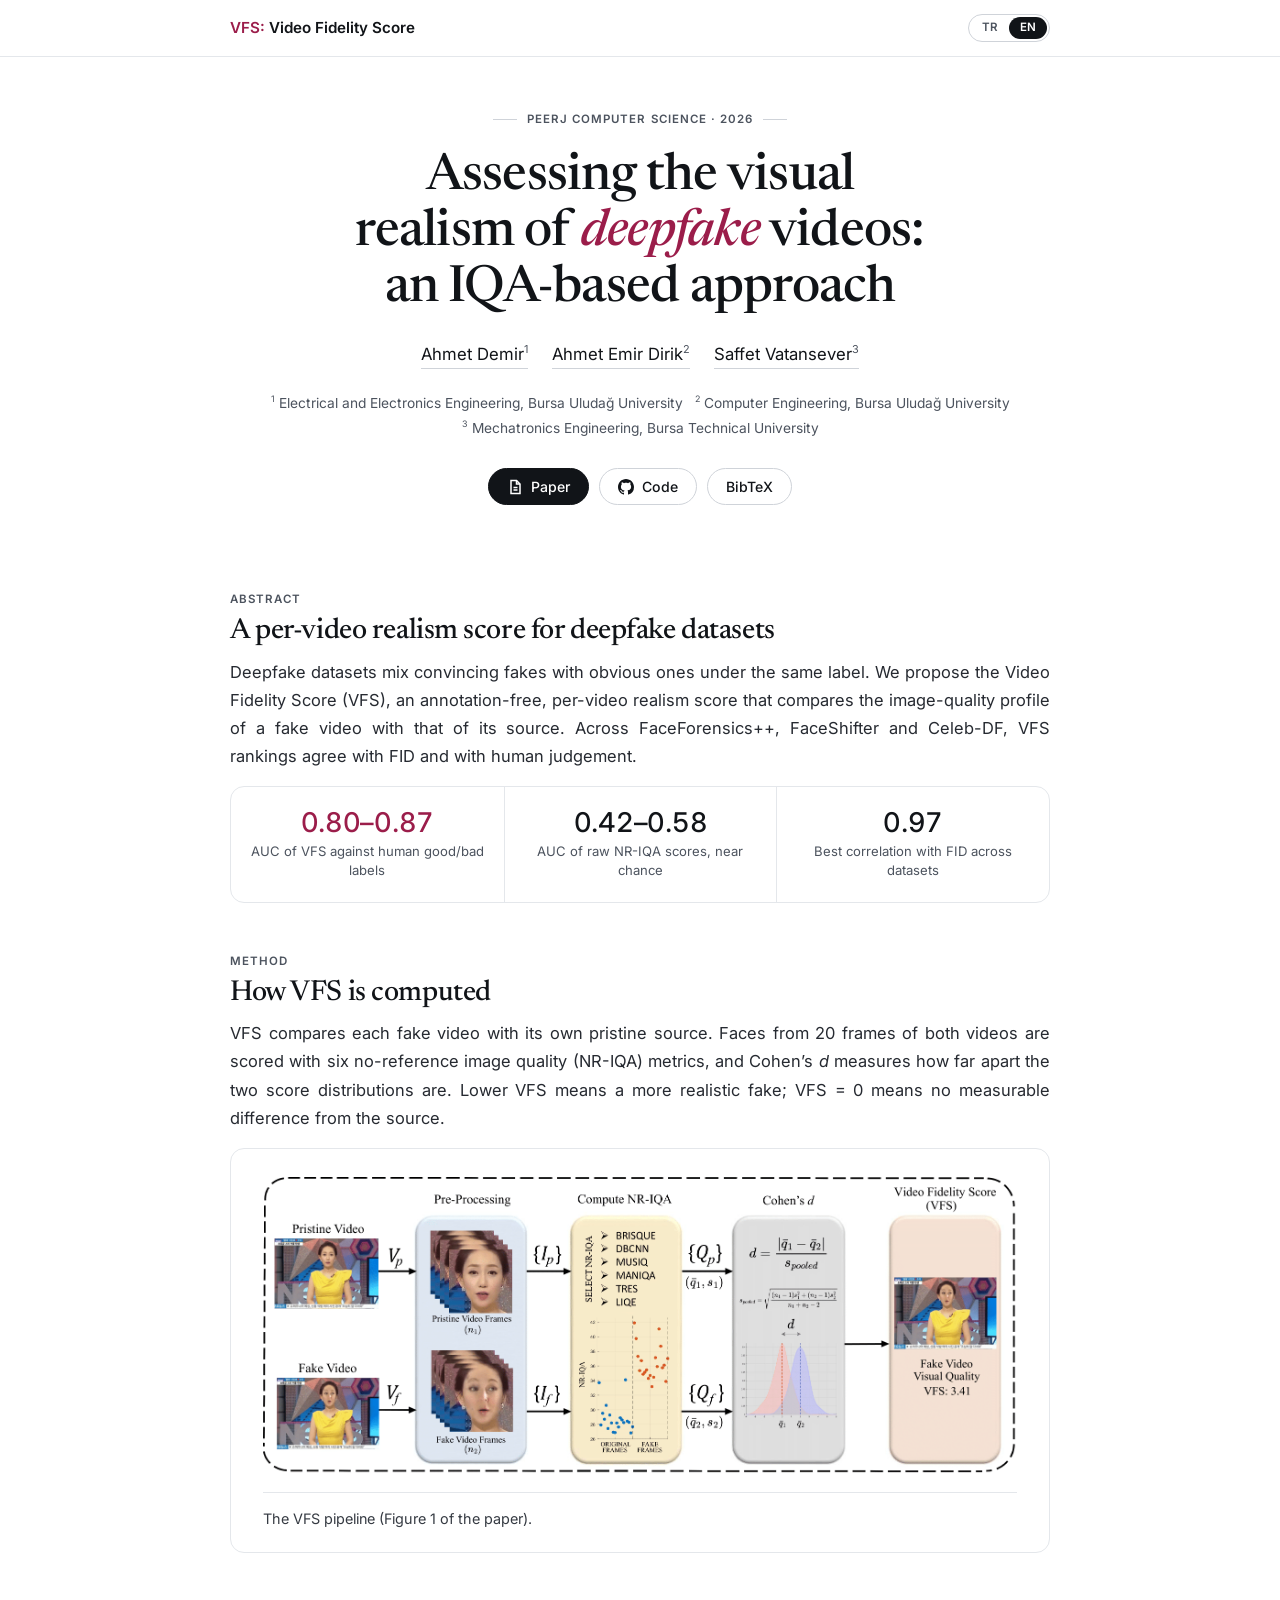
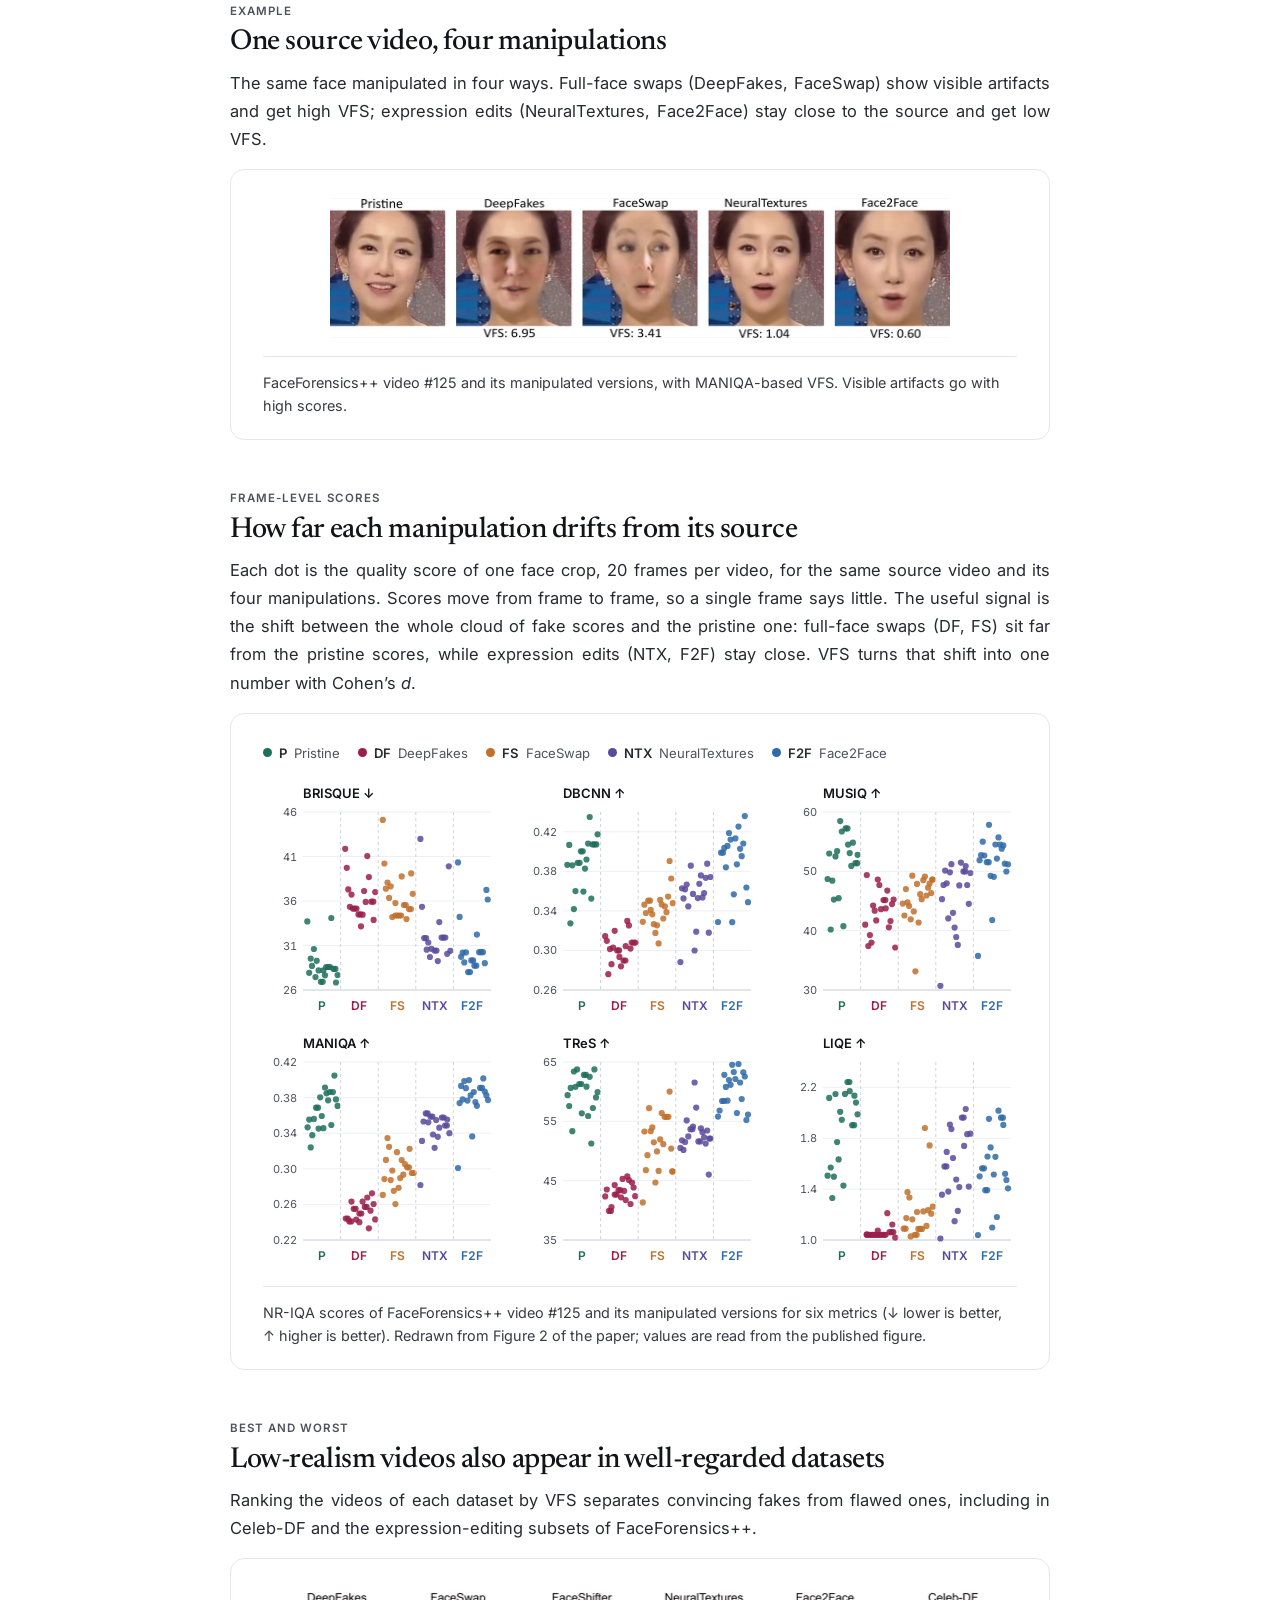
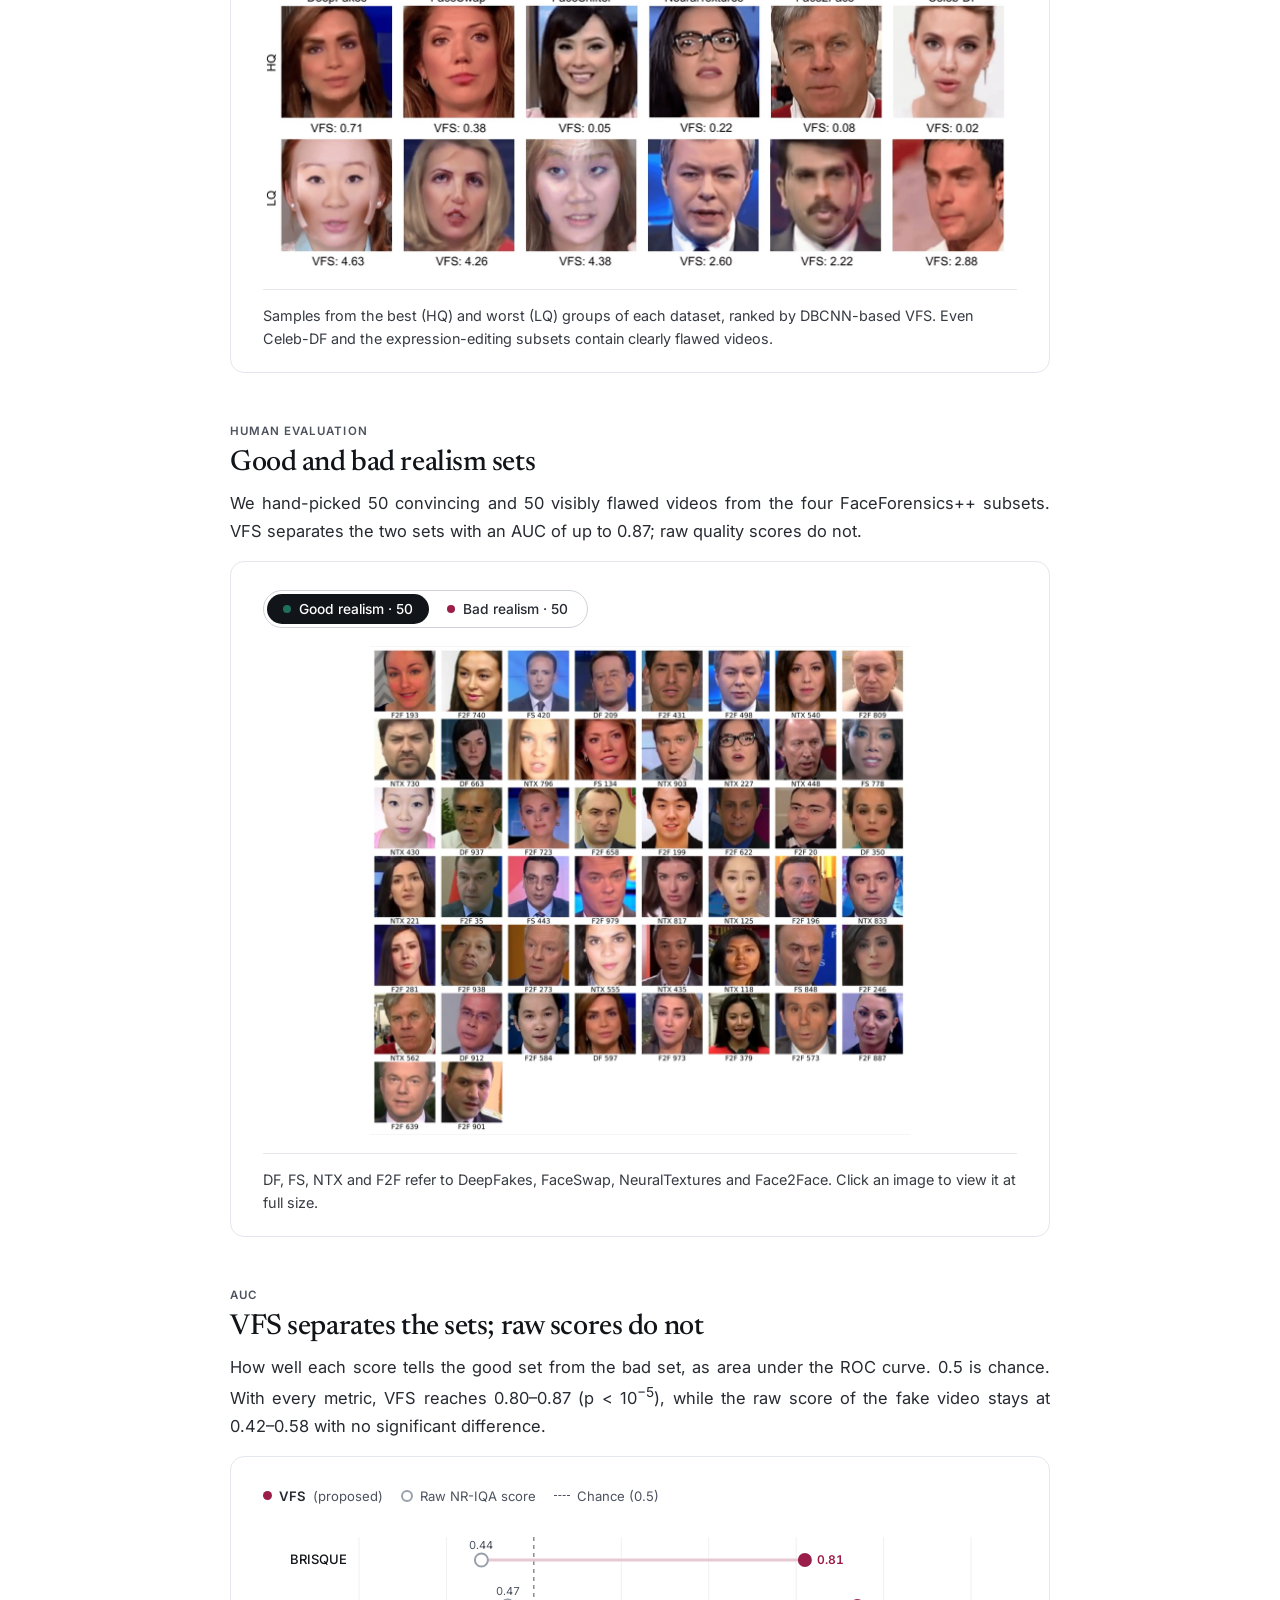
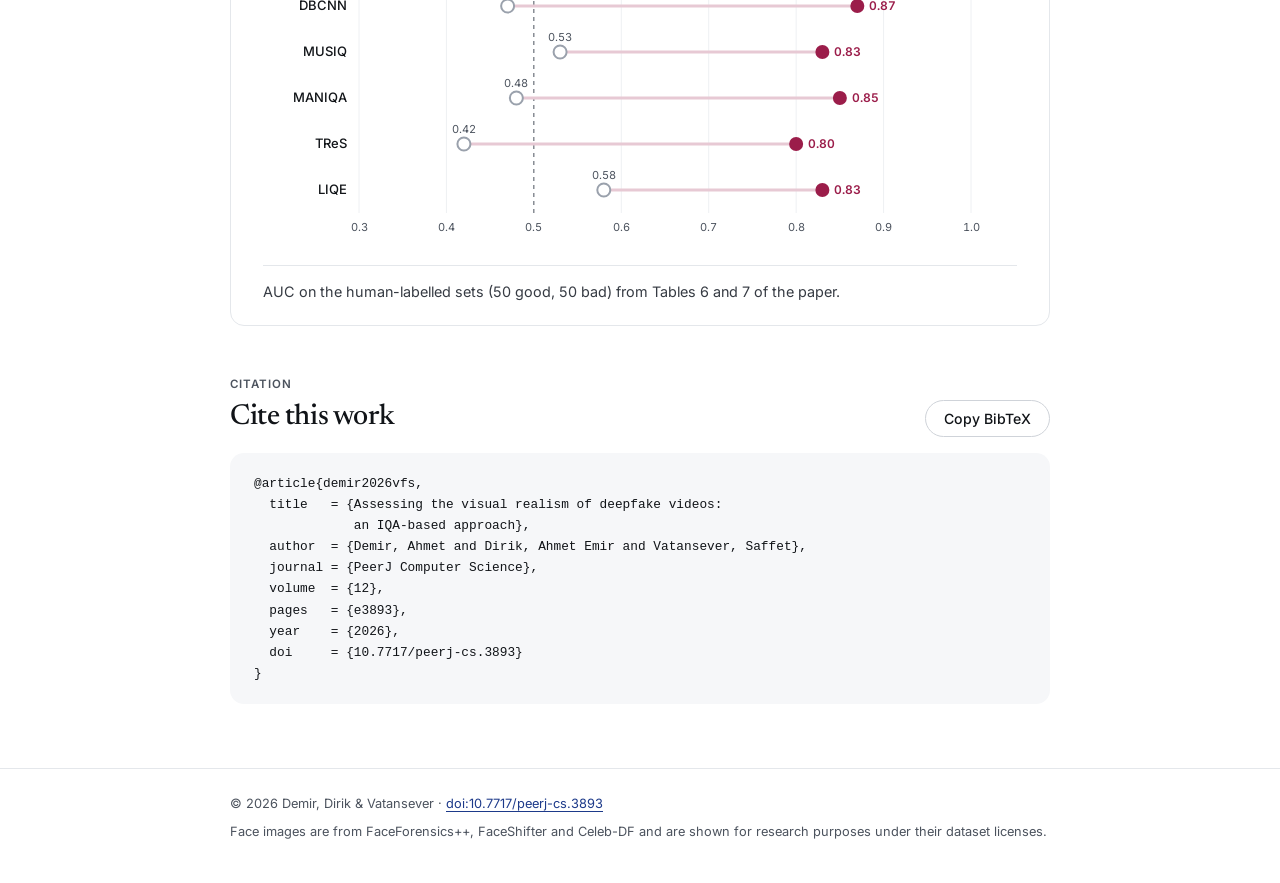
<file: index.html>
<!doctype html>
<html lang="en" data-lang="en">
<head>
<meta charset="utf-8">
<meta name="viewport" content="width=device-width, initial-scale=1, viewport-fit=cover">
<meta name="color-scheme" content="only light">
<meta name="theme-color" content="#ffffff">
<title>Video Fidelity Score (VFS): Deepfake Visual Realism</title>
<meta name="description" content="Video Fidelity Score (VFS) rates how realistic each deepfake video looks, using image-quality scores and Cohen's d. Paper, code, figures and results.">
<meta name="author" content="Ahmet Demir, Ahmet Emir Dirik, Saffet Vatansever">
<meta name="keywords" content="deepfake, visual realism, video fidelity score, VFS, image quality assessment, NR-IQA, FaceForensics++, Celeb-DF, FaceShifter">
<meta name="msvalidate.01" content="E38A79CFFF8156E7CA21AD8A347EDA2A">
<meta name="robots" content="index, follow, max-image-preview:large">
<link rel="canonical" href="https://ahmetemirdirik.github.io/vfs/">
<link rel="alternate" hreflang="en" href="https://ahmetemirdirik.github.io/vfs/">
<link rel="alternate" hreflang="tr" href="https://ahmetemirdirik.github.io/vfs/tr/">
<link rel="alternate" hreflang="x-default" href="https://ahmetemirdirik.github.io/vfs/">
<link rel="sitemap" type="application/xml" href="sitemap.xml">
<!-- Social cards -->
<meta property="og:type" content="article">
<meta property="og:site_name" content="Video Fidelity Score (VFS)">
<meta property="og:url" content="https://ahmetemirdirik.github.io/vfs/">
<meta property="og:title" content="Assessing the visual realism of deepfake videos: an IQA-based approach">
<meta property="og:description" content="Video Fidelity Score (VFS) rates how realistic each deepfake video looks, using image-quality scores and Cohen's d. Paper, code, figures and results.">
<meta property="og:image" content="https://ahmetemirdirik.github.io/vfs/assets/img/social-card.jpg">
<meta property="og:image:width" content="1200">
<meta property="og:image:height" content="630">
<meta property="og:image:alt" content="Paper title and authors above a pristine face and four deepfake versions with their VFS scores.">
<meta property="og:locale" content="en_US">
<meta property="og:locale:alternate" content="tr_TR">
<meta property="article:published_time" content="2026-05-22">
<meta name="twitter:card" content="summary_large_image">
<meta name="twitter:title" content="Assessing the visual realism of deepfake videos: an IQA-based approach">
<meta name="twitter:description" content="Video Fidelity Score (VFS) rates how realistic each deepfake video looks, using image-quality scores and Cohen's d. Paper, code, figures and results.">
<meta name="twitter:image" content="https://ahmetemirdirik.github.io/vfs/assets/img/social-card.jpg">
<!-- Google Scholar -->
<meta name="citation_title" content="Assessing the visual realism of deepfake videos: an IQA-based approach">
<meta name="citation_author" content="Demir, Ahmet">
<meta name="citation_author_institution" content="Bursa Uludağ University">
<meta name="citation_author" content="Dirik, Ahmet Emir">
<meta name="citation_author_institution" content="Bursa Uludağ University">
<meta name="citation_author" content="Vatansever, Saffet">
<meta name="citation_author_institution" content="Bursa Technical University">
<meta name="citation_journal_title" content="PeerJ Computer Science">
<meta name="citation_issn" content="2376-5992">
<meta name="citation_volume" content="12">
<meta name="citation_firstpage" content="e3893">
<meta name="citation_publication_date" content="2026/05/22">
<meta name="citation_doi" content="10.7717/peerj-cs.3893">
<meta name="citation_abstract_html_url" content="https://peerj.com/articles/cs-3893/">
<!-- Structured data -->
<script type="application/ld+json">
{
 "@context": "https://schema.org",
 "@type": "ScholarlyArticle",
 "headline": "Assessing the visual realism of deepfake videos: an IQA-based approach",
 "name": "Assessing the visual realism of deepfake videos: an IQA-based approach",
 "alternativeHeadline": "Video Fidelity Score (VFS)",
 "description": "Project page for a PeerJ Computer Science (2026) paper introducing the Video Fidelity Score (VFS), an annotation-free, per-video measure of how realistic a deepfake video looks compared with its source video, based on no-reference image quality assessment (NR-IQA) scores and Cohen's d.",
 "url": "https://ahmetemirdirik.github.io/vfs/",
 "image": "https://ahmetemirdirik.github.io/vfs/assets/img/overview.png",
 "datePublished": "2026-05-22",
 "inLanguage": "en",
 "keywords": [
  "deepfake",
  "visual realism",
  "video fidelity score",
  "VFS",
  "image quality assessment",
  "NR-IQA",
  "FaceForensics++",
  "Celeb-DF",
  "FaceShifter",
  "FID"
 ],
 "author": [
  {
   "@type": "Person",
   "name": "Ahmet Demir",
   "url": "https://avesis.uludag.edu.tr/ahmetdemir",
   "affiliation": {
    "@type": "CollegeOrUniversity",
    "name": "Bursa Uludağ University",
    "url": "https://uludag.edu.tr"
   }
  },
  {
   "@type": "Person",
   "name": "Ahmet Emir Dirik",
   "url": "https://avesis.uludag.edu.tr/edirik",
   "affiliation": {
    "@type": "CollegeOrUniversity",
    "name": "Bursa Uludağ University",
    "url": "https://uludag.edu.tr"
   }
  },
  {
   "@type": "Person",
   "name": "Saffet Vatansever",
   "url": "https://sayfam.btu.edu.tr/en/saffet.vatansever",
   "affiliation": {
    "@type": "CollegeOrUniversity",
    "name": "Bursa Technical University",
    "url": "https://btu.edu.tr"
   }
  }
 ],
 "isPartOf": {
  "@type": "PublicationVolume",
  "volumeNumber": "12",
  "isPartOf": {
   "@type": "Periodical",
   "name": "PeerJ Computer Science",
   "issn": "2376-5992"
  }
 },
 "pagination": "e3893",
 "identifier": {
  "@type": "PropertyValue",
  "propertyID": "DOI",
  "value": "10.7717/peerj-cs.3893"
 },
 "sameAs": [
  "https://doi.org/10.7717/peerj-cs.3893",
  "https://peerj.com/articles/cs-3893/"
 ],
 "license": "https://creativecommons.org/licenses/by/4.0/"
}
</script>
<script type="application/ld+json">
{"@context": "https://schema.org", "@type": "SoftwareSourceCode", "name": "VFS: Video Fidelity Score", "codeRepository": "https://github.com/aahmetdemir/VFS", "programmingLanguage": ["MATLAB", "Python"], "license": "https://opensource.org/licenses/MIT", "url": "https://github.com/aahmetdemir/VFS"}
</script>
<link rel="icon" type="image/svg+xml" href="favicon.svg">
<link rel="preconnect" href="https://fonts.googleapis.com">
<link rel="preconnect" href="https://fonts.gstatic.com" crossorigin>
<link rel="stylesheet" href="https://fonts.googleapis.com/css2?family=Newsreader:ital,opsz,wght@0,6..72,400;0,6..72,500;1,6..72,500&family=Inter:wght@400;500;600&display=swap">
<link rel="stylesheet" href="assets/style.css?v=20261111204253">
<script>if (new URLSearchParams(location.search).get("lang") === "tr") location.replace("tr/");</script>
</head>
<body>
<div class="top">
  <div class="col">
    <a class="brand" href="#"><b>VFS:</b> Video Fidelity Score</a>
    <nav class="lang" aria-label="Language"><a href="tr/" hreflang="tr">TR</a><a href="./" aria-current="page">EN</a></nav>
  </div>
</div>
<main>
  <header class="col hero">
    <span class="label venue"><b></b>PeerJ Computer Science · 2026<b></b></span>
    <h1>Assessing the visual realism of <em>deepfake</em> videos: an IQA-based approach</h1>
    <div class="authors">
      <a class="author" href="https://avesis.uludag.edu.tr/ahmetdemir" target="_blank" rel="noopener">Ahmet Demir<sup>1</sup></a>
      <a class="author" href="https://avesis.uludag.edu.tr/edirik" target="_blank" rel="noopener">Ahmet Emir Dirik<sup>2</sup></a>
      <a class="author" href="https://sayfam.btu.edu.tr/en/saffet.vatansever" target="_blank" rel="noopener">Saffet Vatansever<sup>3</sup></a>
    </div>
    <div class="affil">
      <span lang="en"><sup>1</sup> Electrical and Electronics Engineering, Bursa Uludağ University &nbsp; <sup>2</sup> Computer Engineering, Bursa Uludağ University</span>
      <span lang="en"><sup>3</sup> Mechatronics Engineering, Bursa Technical University</span>
    </div>
    <div class="links">
      <a class="btn primary" href="https://peerj.com/articles/cs-3893/" target="_blank" rel="noopener">
        <svg viewBox="0 0 16 16" fill="none" stroke="currentColor" stroke-width="1.5" aria-hidden="true"><path d="M4 1.5h5.5L13 5v9.5H4z"/><path d="M9.5 1.5V5H13M6.5 8.5h4M6.5 11h4"/></svg>
        <span lang="en">Paper</span>
      </a>
      <a class="btn" href="https://github.com/aahmetdemir/VFS" target="_blank" rel="noopener">
        <svg viewBox="0 0 16 16" fill="currentColor" aria-hidden="true"><path d="M8 0C3.58 0 0 3.58 0 8c0 3.54 2.29 6.53 5.47 7.59.4.07.55-.17.55-.38 0-.19-.01-.82-.01-1.49-2.01.37-2.53-.49-2.69-.94-.09-.23-.48-.94-.82-1.13-.28-.15-.68-.52-.01-.53.63-.01 1.08.58 1.23.82.72 1.21 1.87.87 2.33.66.07-.52.28-.87.51-1.07-1.78-.2-3.64-.89-3.64-3.95 0-.87.31-1.59.82-2.15-.08-.2-.36-1.02.08-2.12 0 0 .67-.21 2.2.82.64-.18 1.32-.27 2-.27.68 0 1.36.09 2 .27 1.53-1.04 2.2-.82 2.2-.82.44 1.1.16 1.92.08 2.12.51.56.82 1.27.82 2.15 0 3.07-1.87 3.75-3.65 3.95.29.25.54.73.54 1.48 0 1.07-.01 1.93-.01 2.2 0 .21.15.46.55.38A8.013 8.013 0 0016 8c0-4.42-3.58-8-8-8z"/></svg>
        <span lang="en">Code</span>
      </a>
      <a class="btn" href="#cite">BibTeX</a>
    </div>
  </header>
  <section class="col" id="abstract">
    <div class="sec-head">
      <span class="label"><span lang="en">Abstract</span></span>
      <h2><span lang="en">A per-video realism score for deepfake datasets</span></h2>
    <p class="measure" lang="en">Deepfake datasets mix convincing fakes with obvious ones under the same label. We propose the Video Fidelity Score (VFS), an annotation-free, per-video realism score that compares the image-quality profile of a fake video with that of its source. Across FaceForensics++, FaceShifter and Celeb-DF, VFS rankings agree with FID and with human judgement.</p>
    </div>
    <figure class="panel keys-panel">
    <div class="keys">
      <div class="key"><span class="num v">0.80–0.87</span><p lang="en">AUC of VFS against human good/bad labels</p></div>
      <div class="key"><span class="num">0.42–0.58</span><p lang="en">AUC of raw NR-IQA scores, near chance</p></div>
      <div class="key"><span class="num">0.97</span><p lang="en">Best correlation with FID across datasets</p></div>
    </div>
    </figure>
  </section>
  <section class="col" id="method">
    <div class="sec-head">
      <span class="label"><span lang="en">Method</span></span>
      <h2><span lang="en">How VFS is computed</span></h2>
      <p class="measure" lang="en">VFS compares each fake video with its own pristine source. Faces from 20 frames of both videos are scored with six no-reference image quality (NR-IQA) metrics, and Cohen’s <i>d</i> measures how far apart the two score distributions are. Lower VFS means a more realistic fake; VFS = 0 means no measurable difference from the source.</p>
    </div>
    <figure class="panel">
      <div class="media w-full"><a href="assets/img/overview.png" target="_blank" rel="noopener"><img src="assets/img/overview.png" width="1645" height="648" alt="VFS pipeline: frames from the pristine and fake video are cropped to faces, scored with six NR-IQA metrics, and Cohen's d between the two score distributions gives the Video Fidelity Score."></a></div>
      <figcaption>
        <span lang="en">The VFS pipeline (Figure 1 of the paper).</span>
      </figcaption>
    </figure>
  </section>



  <section class="col">
    <div class="sec-head">
      <span class="label"><span lang="en">Example</span></span>
      <h2><span lang="en">One source video, four manipulations</span></h2>
      <p class="measure" lang="en">The same face manipulated in four ways. Full-face swaps (DeepFakes, FaceSwap) show visible artifacts and get high VFS; expression edits (NeuralTextures, Face2Face) stay close to the source and get low VFS.</p>
    </div>
    <figure class="panel">
      <div class="media w-mid"><a href="assets/img/video125.jpg" target="_blank" rel="noopener"><img src="assets/img/video125-sm.jpg" width="1260" height="284" alt="Face from FaceForensics++ video 125 and its DeepFakes, FaceSwap, NeuralTextures and Face2Face versions, with VFS 6.95, 3.41, 1.04 and 0.60." loading="lazy" decoding="async"></a></div>
      <figcaption>
        <span lang="en">FaceForensics++ video #125 and its manipulated versions, with MANIQA-based VFS. Visible artifacts go with high scores.</span>
      </figcaption>
    </figure>
  </section>
  <section class="col">
    <div class="sec-head">
      <span class="label"><span lang="en">Frame-level scores</span></span>
      <h2><span lang="en">How far each manipulation drifts from its source</span></h2>
      <p class="measure" lang="en">Each dot is the quality score of one face crop, 20 frames per video, for the same source video and its four manipulations. Scores move from frame to frame, so a single frame says little. The useful signal is the shift between the whole cloud of fake scores and the pristine one: full-face swaps (DF, FS) sit far from the pristine scores, while expression edits (NTX, F2F) stay close. VFS turns that shift into one number with Cohen’s <i>d</i>.</p>
    </div>
    <figure class="panel">
      <div class="keyline">
        <span style="--c:#1f6f5c"><i></i>P <em lang="en">Pristine</em></span>
        <span style="--c:#9b1d4a"><i></i>DF <em>DeepFakes</em></span>
        <span style="--c:#c0702a"><i></i>FS <em>FaceSwap</em></span>
        <span style="--c:#5a4a9c"><i></i>NTX <em>NeuralTextures</em></span>
        <span style="--c:#2f6aa8"><i></i>F2F <em>Face2Face</em></span>
      </div>
      <div class="scatter" id="scatter"></div>
      <figcaption>
        <span lang="en">NR-IQA scores of FaceForensics++ video #125 and its manipulated versions for six metrics (↓ lower is better, ↑ higher is better). Redrawn from Figure 2 of the paper; values are read from the published figure.</span>
      </figcaption>
    </figure>
  </section>
  <section class="col">
    <div class="sec-head">
      <span class="label"><span lang="en">Best and worst</span></span>
      <h2><span lang="en">Low-realism videos also appear in well-regarded datasets</span></h2>
      <p class="measure" lang="en">Ranking the videos of each dataset by VFS separates convincing fakes from flawed ones, including in Celeb-DF and the expression-editing subsets of FaceForensics++.</p>
    </div>
    <figure class="panel">
      <div class="media w-full"><a href="assets/img/best-worst.jpg" target="_blank" rel="noopener"><img src="assets/img/best-worst-sm.jpg" width="1520" height="571" alt="Sample faces from the best (HQ) and worst (LQ) VFS groups of DeepFakes, FaceSwap, FaceShifter, NeuralTextures, Face2Face and Celeb-DF." loading="lazy" decoding="async"></a></div>
      <figcaption>
        <span lang="en">Samples from the best (HQ) and worst (LQ) groups of each dataset, ranked by DBCNN-based VFS. Even Celeb-DF and the expression-editing subsets contain clearly flawed videos.</span>
      </figcaption>
    </figure>
  </section>
  <section class="col">
    <div class="sec-head">
      <span class="label"><span lang="en">Human evaluation</span></span>
      <h2><span lang="en">Good and bad realism sets</span></h2>
      <p class="measure" lang="en">We hand-picked 50 convincing and 50 visibly flawed videos from the four FaceForensics++ subsets. VFS separates the two sets with an AUC of up to 0.87; raw quality scores do not.</p>
    </div>
    <figure class="panel">
      <div class="seg" role="group" aria-label="Set">
        <button type="button" id="set-good" data-img="assets/img/good-set-sm.jpg" data-full="assets/img/good-set.jpg" aria-pressed="true" style="--c:var(--good)"><i></i><span lang="en">Good realism<span class="cnt"> · 50</span></span></button>
        <button type="button" id="set-bad" data-img="assets/img/bad-set-sm.jpg" data-full="assets/img/bad-set.jpg" aria-pressed="false" style="--c:var(--accent)"><i></i><span lang="en">Bad realism<span class="cnt"> · 50</span></span></button>
      </div>
      <div class="media w-set"><a id="set-link" href="assets/img/good-set.jpg" target="_blank" rel="noopener"><img id="set-img" src="assets/img/good-set-sm.jpg" width="1100" height="995" alt="Grid of 50 frames from the selected human-evaluation set, each tagged with manipulation method and video ID." loading="lazy" decoding="async"></a></div>
      <figcaption>
        <span lang="en">DF, FS, NTX and F2F refer to DeepFakes, FaceSwap, NeuralTextures and Face2Face. Click an image to view it at full size.</span>
      </figcaption>
    </figure>
  </section>
  <section class="col">
    <div class="sec-head">
      <span class="label">AUC</span>
      <h2><span lang="en">VFS separates the sets; raw scores do not</span></h2>
      <p class="measure" lang="en">How well each score tells the good set from the bad set, as area under the ROC curve. 0.5 is chance. With every metric, VFS reaches 0.80–0.87 (p &lt; 10<sup>−5</sup>), while the raw score of the fake video stays at 0.42–0.58 with no significant difference.</p>
    </div>
    <figure class="panel">
      <div class="keyline">
        <span style="--c:#9b1d4a"><i></i>VFS <em lang="en">(proposed)</em></span>
        <span style="--c:#fff" class="ring"><i></i><em lang="en">Raw NR-IQA score</em></span>
        <span class="dash"><i></i><em lang="en">Chance (0.5)</em></span>
      </div>
      <div id="auc"></div>
      <figcaption>
        <span lang="en">AUC on the human-labelled sets (50 good, 50 bad) from Tables 6 and 7 of the paper.</span>
      </figcaption>
    </figure>
  </section>
  <section id="cite" class="col">
    <div class="sec-head">
      <span class="label"><span lang="en">Citation</span></span>
      <div class="citehead">
        <h2><span lang="en">Cite this work</span></h2>
        <button type="button" class="btn" id="copy"><span id="copyl">Copy BibTeX</span></button>
      </div>
    </div>
<pre class="bib" id="bib">@article{demir2026vfs,
  title   = {Assessing the visual realism of deepfake videos:
             an IQA-based approach},
  author  = {Demir, Ahmet and Dirik, Ahmet Emir and Vatansever, Saffet},
  journal = {PeerJ Computer Science},
  volume  = {12},
  pages   = {e3893},
  year    = {2026},
  doi     = {10.7717/peerj-cs.3893}
}</pre>
  </section>
</main>
<footer>
  <div class="col">
    <span>© 2026 Demir, Dirik &amp; Vatansever · <a href="https://doi.org/10.7717/peerj-cs.3893" target="_blank" rel="noopener">doi:10.7717/peerj-cs.3893</a></span>
    <span lang="en">Face images are from FaceForensics++, FaceShifter and Celeb-DF and are shown for research purposes under their dataset licenses.</span>
  </div>
</footer>
<script src="assets/main.js?v=20261111204253"></script>
<script src="assets/fig2-data.js?v=20261111204253"></script>
<script src="assets/charts.js?v=20261111204253"></script>
</body>
</html>
</file>
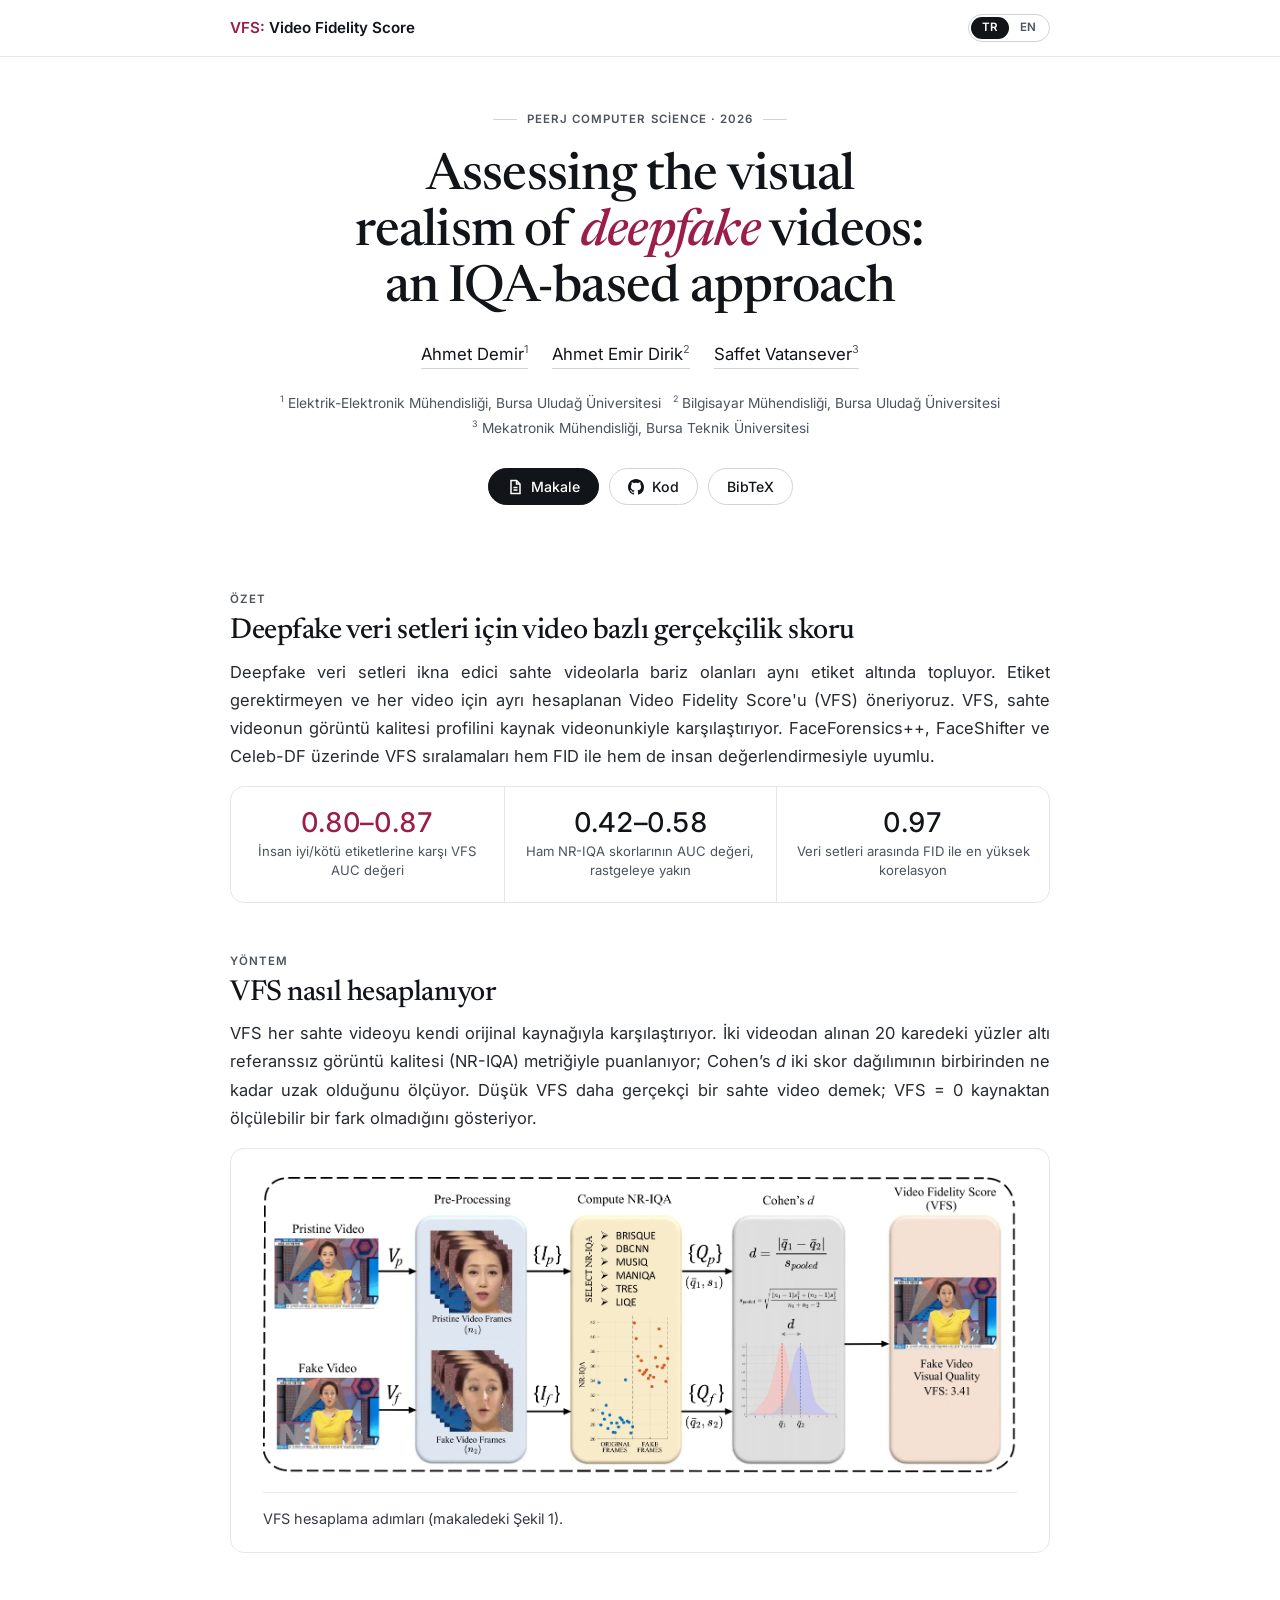
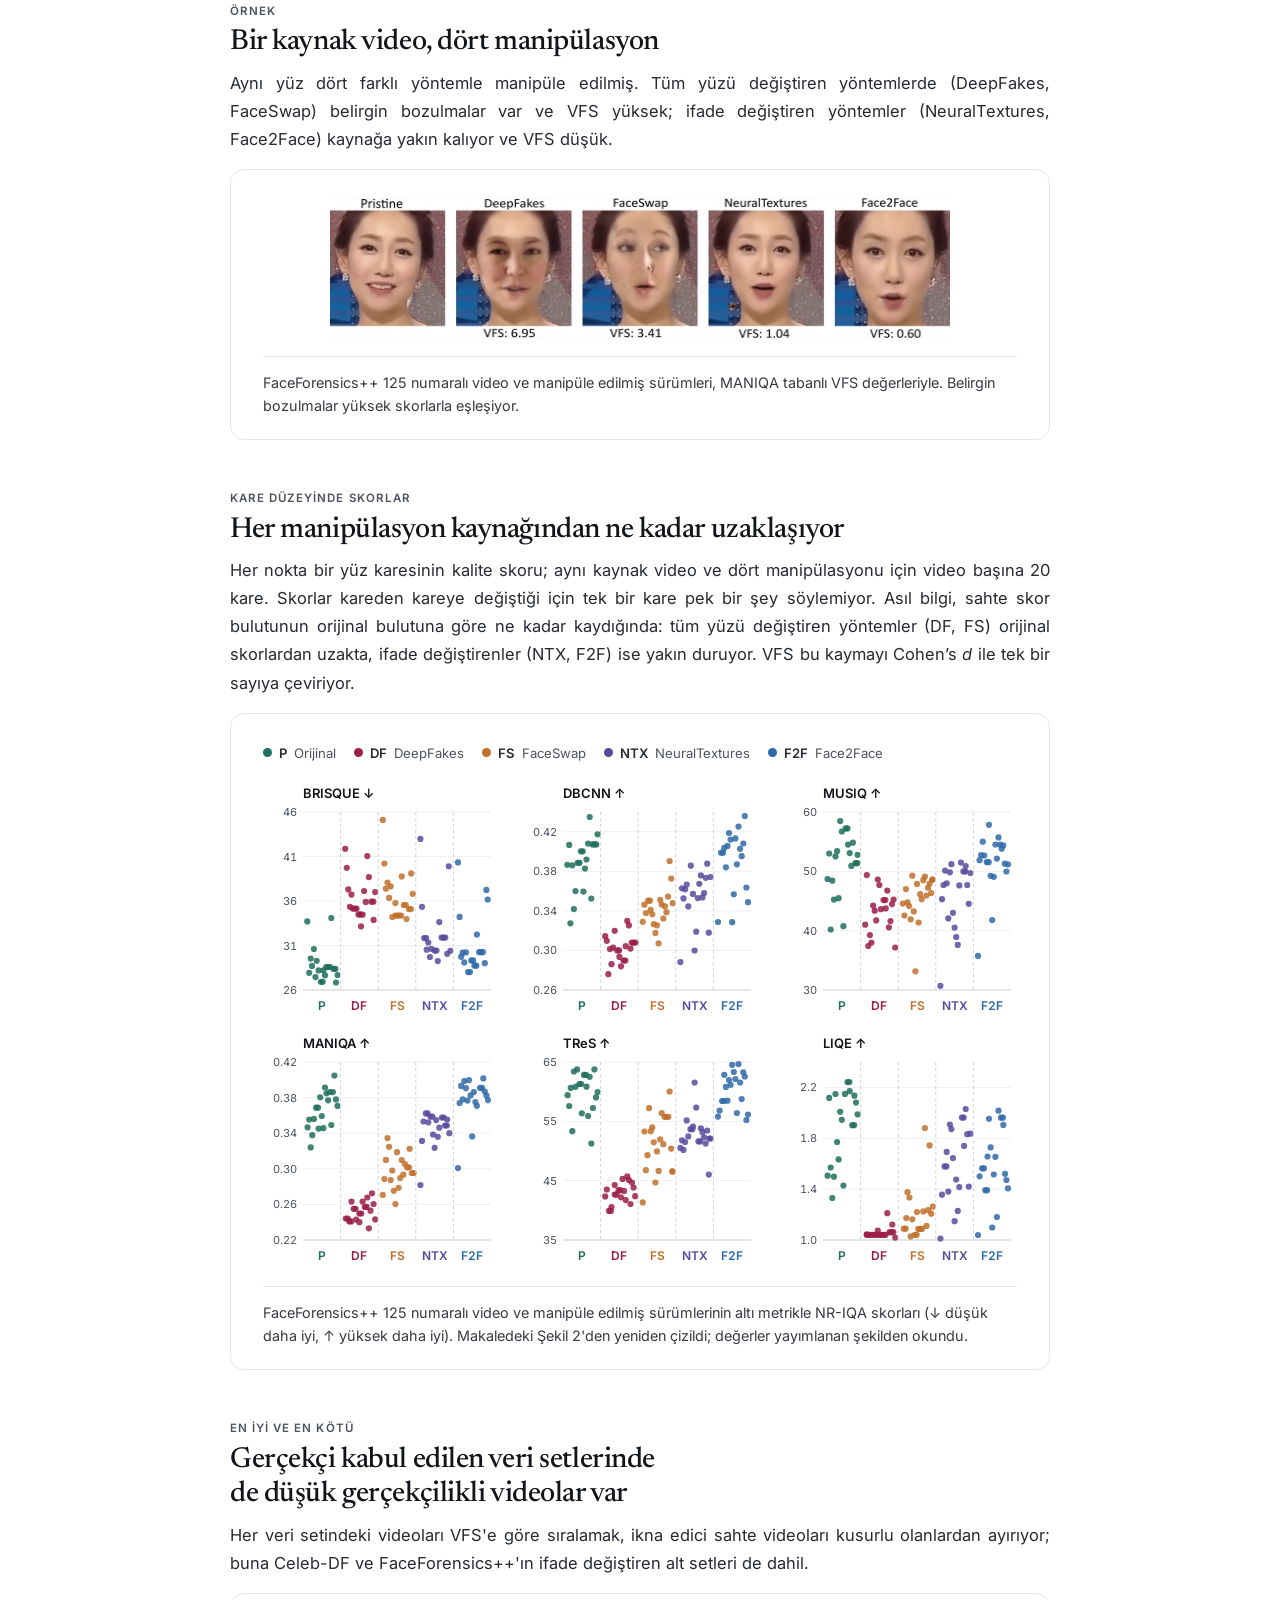
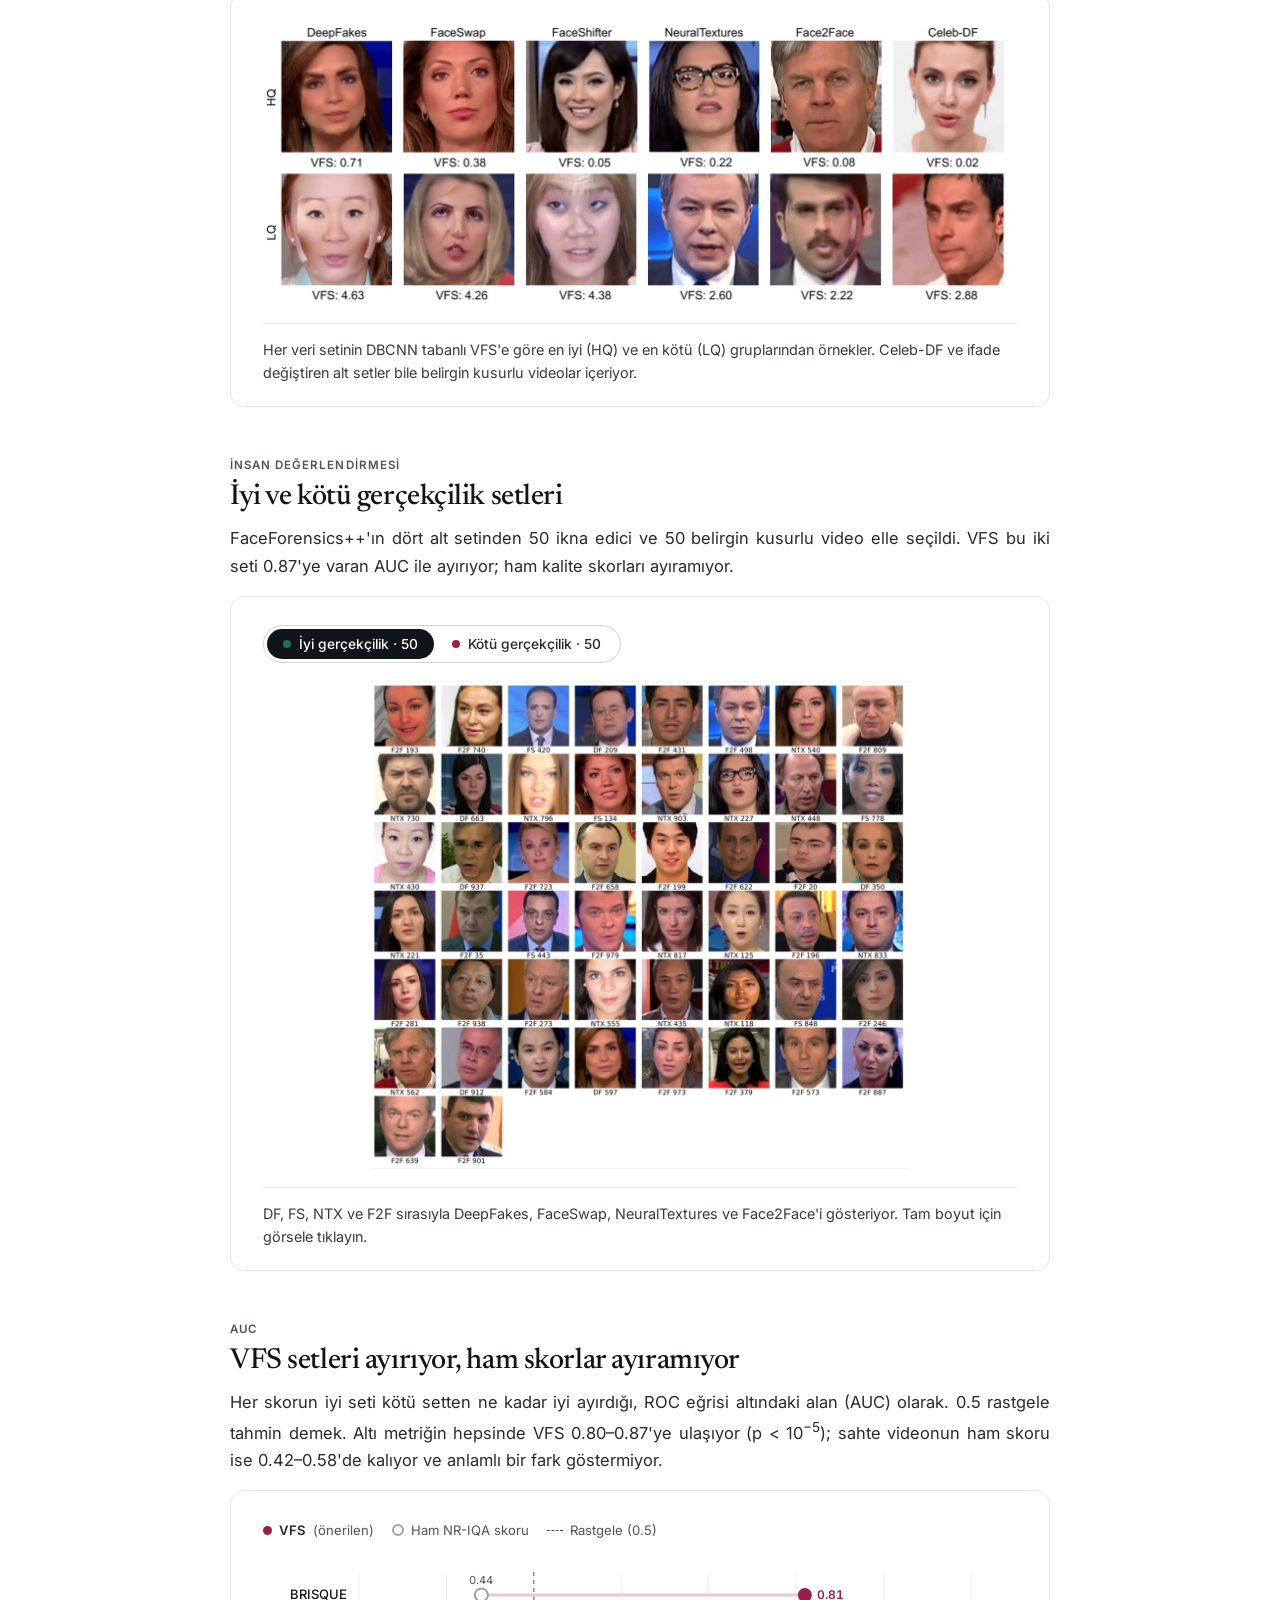
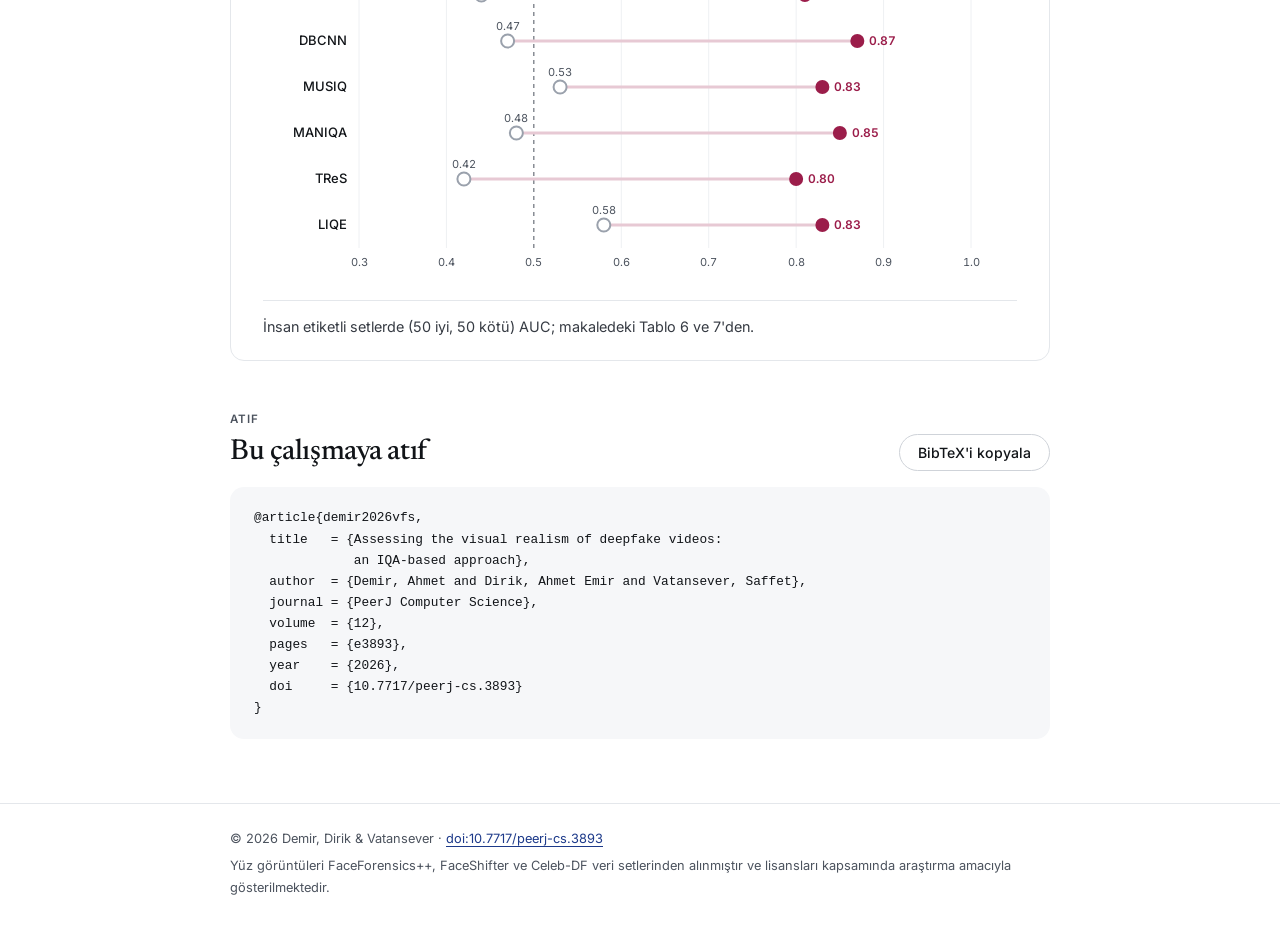
<file: tr/index.html>
<!doctype html>
<html lang="tr" data-lang="tr">
<head>
<meta charset="utf-8">
<meta name="viewport" content="width=device-width, initial-scale=1, viewport-fit=cover">
<meta name="color-scheme" content="only light">
<meta name="theme-color" content="#ffffff">
<title>Video Fidelity Score (VFS): Deepfake Görsel Gerçekçiliği</title>
<meta name="description" content="Video Fidelity Score (VFS), her deepfake videonun ne kadar gerçekçi göründüğünü görüntü kalitesi skorları ve Cohen's d ile ölçer. Makale, kod, şekiller ve sonuçlar.">
<meta name="author" content="Ahmet Demir, Ahmet Emir Dirik, Saffet Vatansever">
<meta name="keywords" content="deepfake, visual realism, video fidelity score, VFS, image quality assessment, NR-IQA, FaceForensics++, Celeb-DF, FaceShifter">
<meta name="msvalidate.01" content="E38A79CFFF8156E7CA21AD8A347EDA2A">
<meta name="robots" content="index, follow, max-image-preview:large">
<link rel="canonical" href="https://ahmetemirdirik.github.io/vfs/tr/">
<link rel="alternate" hreflang="en" href="https://ahmetemirdirik.github.io/vfs/">
<link rel="alternate" hreflang="tr" href="https://ahmetemirdirik.github.io/vfs/tr/">
<link rel="alternate" hreflang="x-default" href="https://ahmetemirdirik.github.io/vfs/">
<link rel="sitemap" type="application/xml" href="../sitemap.xml">
<!-- Social cards -->
<meta property="og:type" content="article">
<meta property="og:site_name" content="Video Fidelity Score (VFS)">
<meta property="og:url" content="https://ahmetemirdirik.github.io/vfs/tr/">
<meta property="og:title" content="Assessing the visual realism of deepfake videos: an IQA-based approach">
<meta property="og:description" content="Video Fidelity Score (VFS), her deepfake videonun ne kadar gerçekçi göründüğünü görüntü kalitesi skorları ve Cohen's d ile ölçer. Makale, kod, şekiller ve sonuçlar.">
<meta property="og:image" content="https://ahmetemirdirik.github.io/vfs/assets/img/social-card.jpg">
<meta property="og:image:width" content="1200">
<meta property="og:image:height" content="630">
<meta property="og:image:alt" content="Paper title and authors above a pristine face and four deepfake versions with their VFS scores.">
<meta property="og:locale" content="tr_TR">
<meta property="og:locale:alternate" content="en_US">
<meta property="article:published_time" content="2026-05-22">
<meta name="twitter:card" content="summary_large_image">
<meta name="twitter:title" content="Assessing the visual realism of deepfake videos: an IQA-based approach">
<meta name="twitter:description" content="Video Fidelity Score (VFS), her deepfake videonun ne kadar gerçekçi göründüğünü görüntü kalitesi skorları ve Cohen's d ile ölçer. Makale, kod, şekiller ve sonuçlar.">
<meta name="twitter:image" content="https://ahmetemirdirik.github.io/vfs/assets/img/social-card.jpg">
<!-- Google Scholar -->
<meta name="citation_title" content="Assessing the visual realism of deepfake videos: an IQA-based approach">
<meta name="citation_author" content="Demir, Ahmet">
<meta name="citation_author_institution" content="Bursa Uludağ University">
<meta name="citation_author" content="Dirik, Ahmet Emir">
<meta name="citation_author_institution" content="Bursa Uludağ University">
<meta name="citation_author" content="Vatansever, Saffet">
<meta name="citation_author_institution" content="Bursa Technical University">
<meta name="citation_journal_title" content="PeerJ Computer Science">
<meta name="citation_issn" content="2376-5992">
<meta name="citation_volume" content="12">
<meta name="citation_firstpage" content="e3893">
<meta name="citation_publication_date" content="2026/05/22">
<meta name="citation_doi" content="10.7717/peerj-cs.3893">
<meta name="citation_abstract_html_url" content="https://peerj.com/articles/cs-3893/">
<!-- Structured data -->
<script type="application/ld+json">
{
 "@context": "https://schema.org",
 "@type": "ScholarlyArticle",
 "headline": "Assessing the visual realism of deepfake videos: an IQA-based approach",
 "name": "Assessing the visual realism of deepfake videos: an IQA-based approach",
 "alternativeHeadline": "Video Fidelity Score (VFS)",
 "description": "Project page for a PeerJ Computer Science (2026) paper introducing the Video Fidelity Score (VFS), an annotation-free, per-video measure of how realistic a deepfake video looks compared with its source video, based on no-reference image quality assessment (NR-IQA) scores and Cohen's d.",
 "url": "https://ahmetemirdirik.github.io/vfs/",
 "image": "https://ahmetemirdirik.github.io/vfs/assets/img/overview.png",
 "datePublished": "2026-05-22",
 "inLanguage": "en",
 "keywords": [
  "deepfake",
  "visual realism",
  "video fidelity score",
  "VFS",
  "image quality assessment",
  "NR-IQA",
  "FaceForensics++",
  "Celeb-DF",
  "FaceShifter",
  "FID"
 ],
 "author": [
  {
   "@type": "Person",
   "name": "Ahmet Demir",
   "url": "https://avesis.uludag.edu.tr/ahmetdemir",
   "affiliation": {
    "@type": "CollegeOrUniversity",
    "name": "Bursa Uludağ University",
    "url": "https://uludag.edu.tr"
   }
  },
  {
   "@type": "Person",
   "name": "Ahmet Emir Dirik",
   "url": "https://avesis.uludag.edu.tr/edirik",
   "affiliation": {
    "@type": "CollegeOrUniversity",
    "name": "Bursa Uludağ University",
    "url": "https://uludag.edu.tr"
   }
  },
  {
   "@type": "Person",
   "name": "Saffet Vatansever",
   "url": "https://sayfam.btu.edu.tr/en/saffet.vatansever",
   "affiliation": {
    "@type": "CollegeOrUniversity",
    "name": "Bursa Technical University",
    "url": "https://btu.edu.tr"
   }
  }
 ],
 "isPartOf": {
  "@type": "PublicationVolume",
  "volumeNumber": "12",
  "isPartOf": {
   "@type": "Periodical",
   "name": "PeerJ Computer Science",
   "issn": "2376-5992"
  }
 },
 "pagination": "e3893",
 "identifier": {
  "@type": "PropertyValue",
  "propertyID": "DOI",
  "value": "10.7717/peerj-cs.3893"
 },
 "sameAs": [
  "https://doi.org/10.7717/peerj-cs.3893",
  "https://peerj.com/articles/cs-3893/"
 ],
 "license": "https://creativecommons.org/licenses/by/4.0/"
}
</script>
<script type="application/ld+json">
{"@context": "https://schema.org", "@type": "SoftwareSourceCode", "name": "VFS: Video Fidelity Score", "codeRepository": "https://github.com/aahmetdemir/VFS", "programmingLanguage": ["MATLAB", "Python"], "license": "https://opensource.org/licenses/MIT", "url": "https://github.com/aahmetdemir/VFS"}
</script>
<link rel="icon" type="image/svg+xml" href="../favicon.svg">
<link rel="preconnect" href="https://fonts.googleapis.com">
<link rel="preconnect" href="https://fonts.gstatic.com" crossorigin>
<link rel="stylesheet" href="https://fonts.googleapis.com/css2?family=Newsreader:ital,opsz,wght@0,6..72,400;0,6..72,500;1,6..72,500&family=Inter:wght@400;500;600&display=swap">
<link rel="stylesheet" href="../assets/style.css?v=20261111204253">
<script>if (new URLSearchParams(location.search).get("lang") === "en") location.replace("../");</script>
</head>
<body>
<div class="top">
  <div class="col">
    <a class="brand" href="#"><b>VFS:</b> Video Fidelity Score</a>
    <nav class="lang" aria-label="Language"><a href="./" aria-current="page">TR</a><a href="../" hreflang="en">EN</a></nav>
  </div>
</div>
<main>
  <header class="col hero">
    <span class="label venue"><b></b>PeerJ Computer Science · 2026<b></b></span>
    <h1>Assessing the visual realism of <em>deepfake</em> videos: an IQA-based approach</h1>
    <div class="authors">
      <a class="author" href="https://avesis.uludag.edu.tr/ahmetdemir" target="_blank" rel="noopener">Ahmet Demir<sup>1</sup></a>
      <a class="author" href="https://avesis.uludag.edu.tr/edirik" target="_blank" rel="noopener">Ahmet Emir Dirik<sup>2</sup></a>
      <a class="author" href="https://sayfam.btu.edu.tr/en/saffet.vatansever" target="_blank" rel="noopener">Saffet Vatansever<sup>3</sup></a>
    </div>
    <div class="affil">
      <span lang="tr"><sup>1</sup> Elektrik-Elektronik Mühendisliği, Bursa Uludağ Üniversitesi &nbsp; <sup>2</sup> Bilgisayar Mühendisliği, Bursa Uludağ Üniversitesi</span>
      <span lang="tr"><sup>3</sup> Mekatronik Mühendisliği, Bursa Teknik Üniversitesi</span>
    </div>
    <div class="links">
      <a class="btn primary" href="https://peerj.com/articles/cs-3893/" target="_blank" rel="noopener">
        <svg viewBox="0 0 16 16" fill="none" stroke="currentColor" stroke-width="1.5" aria-hidden="true"><path d="M4 1.5h5.5L13 5v9.5H4z"/><path d="M9.5 1.5V5H13M6.5 8.5h4M6.5 11h4"/></svg>
        <span lang="tr">Makale</span>
      </a>
      <a class="btn" href="https://github.com/aahmetdemir/VFS" target="_blank" rel="noopener">
        <svg viewBox="0 0 16 16" fill="currentColor" aria-hidden="true"><path d="M8 0C3.58 0 0 3.58 0 8c0 3.54 2.29 6.53 5.47 7.59.4.07.55-.17.55-.38 0-.19-.01-.82-.01-1.49-2.01.37-2.53-.49-2.69-.94-.09-.23-.48-.94-.82-1.13-.28-.15-.68-.52-.01-.53.63-.01 1.08.58 1.23.82.72 1.21 1.87.87 2.33.66.07-.52.28-.87.51-1.07-1.78-.2-3.64-.89-3.64-3.95 0-.87.31-1.59.82-2.15-.08-.2-.36-1.02.08-2.12 0 0 .67-.21 2.2.82.64-.18 1.32-.27 2-.27.68 0 1.36.09 2 .27 1.53-1.04 2.2-.82 2.2-.82.44 1.1.16 1.92.08 2.12.51.56.82 1.27.82 2.15 0 3.07-1.87 3.75-3.65 3.95.29.25.54.73.54 1.48 0 1.07-.01 1.93-.01 2.2 0 .21.15.46.55.38A8.013 8.013 0 0016 8c0-4.42-3.58-8-8-8z"/></svg>
        <span lang="tr">Kod</span>
      </a>
      <a class="btn" href="#cite">BibTeX</a>
    </div>
  </header>
  <section class="col" id="abstract">
    <div class="sec-head">
      <span class="label"><span lang="tr">Özet</span></span>
      <h2><span lang="tr">Deepfake veri setleri için video bazlı gerçekçilik skoru</span></h2>
    <p class="measure" lang="tr">Deepfake veri setleri ikna edici sahte videolarla bariz olanları aynı etiket altında topluyor. Etiket gerektirmeyen ve her video için ayrı hesaplanan Video Fidelity Score'u (VFS) öneriyoruz. VFS, sahte videonun görüntü kalitesi profilini kaynak videonunkiyle karşılaştırıyor. FaceForensics++, FaceShifter ve Celeb-DF üzerinde VFS sıralamaları hem FID ile hem de insan değerlendirmesiyle uyumlu.</p>
    </div>
    <figure class="panel keys-panel">
    <div class="keys">
      <div class="key"><span class="num v">0.80–0.87</span><p lang="tr">İnsan iyi/kötü etiketlerine karşı VFS AUC değeri</p></div>
      <div class="key"><span class="num">0.42–0.58</span><p lang="tr">Ham NR-IQA skorlarının AUC değeri, rastgeleye yakın</p></div>
      <div class="key"><span class="num">0.97</span><p lang="tr">Veri setleri arasında FID ile en yüksek korelasyon</p></div>
    </div>
    </figure>
  </section>
  <section class="col" id="method">
    <div class="sec-head">
      <span class="label"><span lang="tr">Yöntem</span></span>
      <h2><span lang="tr">VFS nasıl hesaplanıyor</span></h2>
      <p class="measure" lang="tr">VFS her sahte videoyu kendi orijinal kaynağıyla karşılaştırıyor. İki videodan alınan 20 karedeki yüzler altı referanssız görüntü kalitesi (NR-IQA) metriğiyle puanlanıyor; Cohen’s <i>d</i> iki skor dağılımının birbirinden ne kadar uzak olduğunu ölçüyor. Düşük VFS daha gerçekçi bir sahte video demek; VFS = 0 kaynaktan ölçülebilir bir fark olmadığını gösteriyor.</p>
    </div>
    <figure class="panel">
      <div class="media w-full"><a href="../assets/img/overview.png" target="_blank" rel="noopener"><img src="../assets/img/overview.png" width="1645" height="648" alt="VFS pipeline: frames from the pristine and fake video are cropped to faces, scored with six NR-IQA metrics, and Cohen's d between the two score distributions gives the Video Fidelity Score."></a></div>
      <figcaption>
        <span lang="tr">VFS hesaplama adımları (makaledeki Şekil 1).</span>
      </figcaption>
    </figure>
  </section>



  <section class="col">
    <div class="sec-head">
      <span class="label"><span lang="tr">Örnek</span></span>
      <h2><span lang="tr">Bir kaynak video, dört manipülasyon</span></h2>
      <p class="measure" lang="tr">Aynı yüz dört farklı yöntemle manipüle edilmiş. Tüm yüzü değiştiren yöntemlerde (DeepFakes, FaceSwap) belirgin bozulmalar var ve VFS yüksek; ifade değiştiren yöntemler (NeuralTextures, Face2Face) kaynağa yakın kalıyor ve VFS düşük.</p>
    </div>
    <figure class="panel">
      <div class="media w-mid"><a href="../assets/img/video125.jpg" target="_blank" rel="noopener"><img src="../assets/img/video125-sm.jpg" width="1260" height="284" alt="Face from FaceForensics++ video 125 and its DeepFakes, FaceSwap, NeuralTextures and Face2Face versions, with VFS 6.95, 3.41, 1.04 and 0.60." loading="lazy" decoding="async"></a></div>
      <figcaption>
        <span lang="tr">FaceForensics++ 125 numaralı video ve manipüle edilmiş sürümleri, MANIQA tabanlı VFS değerleriyle. Belirgin bozulmalar yüksek skorlarla eşleşiyor.</span>
      </figcaption>
    </figure>
  </section>
  <section class="col">
    <div class="sec-head">
      <span class="label"><span lang="tr">Kare düzeyinde skorlar</span></span>
      <h2><span lang="tr">Her manipülasyon kaynağından ne kadar uzaklaşıyor</span></h2>
      <p class="measure" lang="tr">Her nokta bir yüz karesinin kalite skoru; aynı kaynak video ve dört manipülasyonu için video başına 20 kare. Skorlar kareden kareye değiştiği için tek bir kare pek bir şey söylemiyor. Asıl bilgi, sahte skor bulutunun orijinal bulutuna göre ne kadar kaydığında: tüm yüzü değiştiren yöntemler (DF, FS) orijinal skorlardan uzakta, ifade değiştirenler (NTX, F2F) ise yakın duruyor. VFS bu kaymayı Cohen’s <i>d</i> ile tek bir sayıya çeviriyor.</p>
    </div>
    <figure class="panel">
      <div class="keyline">
        <span style="--c:#1f6f5c"><i></i>P <em lang="tr">Orijinal</em></span>
        <span style="--c:#9b1d4a"><i></i>DF <em>DeepFakes</em></span>
        <span style="--c:#c0702a"><i></i>FS <em>FaceSwap</em></span>
        <span style="--c:#5a4a9c"><i></i>NTX <em>NeuralTextures</em></span>
        <span style="--c:#2f6aa8"><i></i>F2F <em>Face2Face</em></span>
      </div>
      <div class="scatter" id="scatter"></div>
      <figcaption>
        <span lang="tr">FaceForensics++ 125 numaralı video ve manipüle edilmiş sürümlerinin altı metrikle NR-IQA skorları (↓ düşük daha iyi, ↑ yüksek daha iyi). Makaledeki Şekil 2'den yeniden çizildi; değerler yayımlanan şekilden okundu.</span>
      </figcaption>
    </figure>
  </section>
  <section class="col">
    <div class="sec-head">
      <span class="label"><span lang="tr">En iyi ve en kötü</span></span>
      <h2><span lang="tr">Gerçekçi kabul edilen veri setlerinde de düşük gerçekçilikli videolar var</span></h2>
      <p class="measure" lang="tr">Her veri setindeki videoları VFS'e göre sıralamak, ikna edici sahte videoları kusurlu olanlardan ayırıyor; buna Celeb-DF ve FaceForensics++'ın ifade değiştiren alt setleri de dahil.</p>
    </div>
    <figure class="panel">
      <div class="media w-full"><a href="../assets/img/best-worst.jpg" target="_blank" rel="noopener"><img src="../assets/img/best-worst-sm.jpg" width="1520" height="571" alt="Sample faces from the best (HQ) and worst (LQ) VFS groups of DeepFakes, FaceSwap, FaceShifter, NeuralTextures, Face2Face and Celeb-DF." loading="lazy" decoding="async"></a></div>
      <figcaption>
        <span lang="tr">Her veri setinin DBCNN tabanlı VFS'e göre en iyi (HQ) ve en kötü (LQ) gruplarından örnekler. Celeb-DF ve ifade değiştiren alt setler bile belirgin kusurlu videolar içeriyor.</span>
      </figcaption>
    </figure>
  </section>
  <section class="col">
    <div class="sec-head">
      <span class="label"><span lang="tr">İnsan değerlendirmesi</span></span>
      <h2><span lang="tr">İyi ve kötü gerçekçilik setleri</span></h2>
      <p class="measure" lang="tr">FaceForensics++'ın dört alt setinden 50 ikna edici ve 50 belirgin kusurlu video elle seçildi. VFS bu iki seti 0.87'ye varan AUC ile ayırıyor; ham kalite skorları ayıramıyor.</p>
    </div>
    <figure class="panel">
      <div class="seg" role="group" aria-label="Set">
        <button type="button" id="set-good" data-img="../assets/img/good-set-sm.jpg" data-full="../assets/img/good-set.jpg" aria-pressed="true" style="--c:var(--good)"><i></i><span lang="tr">İyi gerçekçilik<span class="cnt"> · 50</span></span></button>
        <button type="button" id="set-bad" data-img="../assets/img/bad-set-sm.jpg" data-full="../assets/img/bad-set.jpg" aria-pressed="false" style="--c:var(--accent)"><i></i><span lang="tr">Kötü gerçekçilik<span class="cnt"> · 50</span></span></button>
      </div>
      <div class="media w-set"><a id="set-link" href="../assets/img/good-set.jpg" target="_blank" rel="noopener"><img id="set-img" src="../assets/img/good-set-sm.jpg" width="1100" height="995" alt="Grid of 50 frames from the selected human-evaluation set, each tagged with manipulation method and video ID." loading="lazy" decoding="async"></a></div>
      <figcaption>
        <span lang="tr">DF, FS, NTX ve F2F sırasıyla DeepFakes, FaceSwap, NeuralTextures ve Face2Face'i gösteriyor. Tam boyut için görsele tıklayın.</span>
      </figcaption>
    </figure>
  </section>
  <section class="col">
    <div class="sec-head">
      <span class="label">AUC</span>
      <h2><span lang="tr">VFS setleri ayırıyor, ham skorlar ayıramıyor</span></h2>
      <p class="measure" lang="tr">Her skorun iyi seti kötü setten ne kadar iyi ayırdığı, ROC eğrisi altındaki alan (AUC) olarak. 0.5 rastgele tahmin demek. Altı metriğin hepsinde VFS 0.80–0.87'ye ulaşıyor (p &lt; 10<sup>−5</sup>); sahte videonun ham skoru ise 0.42–0.58'de kalıyor ve anlamlı bir fark göstermiyor.</p>
    </div>
    <figure class="panel">
      <div class="keyline">
        <span style="--c:#9b1d4a"><i></i>VFS <em lang="tr">(önerilen)</em></span>
        <span style="--c:#fff" class="ring"><i></i><em lang="tr">Ham NR-IQA skoru</em></span>
        <span class="dash"><i></i><em lang="tr">Rastgele (0.5)</em></span>
      </div>
      <div id="auc"></div>
      <figcaption>
        <span lang="tr">İnsan etiketli setlerde (50 iyi, 50 kötü) AUC; makaledeki Tablo 6 ve 7'den.</span>
      </figcaption>
    </figure>
  </section>
  <section id="cite" class="col">
    <div class="sec-head">
      <span class="label"><span lang="tr">Atıf</span></span>
      <div class="citehead">
        <h2><span lang="tr">Bu çalışmaya atıf</span></h2>
        <button type="button" class="btn" id="copy"><span id="copyl">Copy BibTeX</span></button>
      </div>
    </div>
<pre class="bib" id="bib">@article{demir2026vfs,
  title   = {Assessing the visual realism of deepfake videos:
             an IQA-based approach},
  author  = {Demir, Ahmet and Dirik, Ahmet Emir and Vatansever, Saffet},
  journal = {PeerJ Computer Science},
  volume  = {12},
  pages   = {e3893},
  year    = {2026},
  doi     = {10.7717/peerj-cs.3893}
}</pre>
  </section>
</main>
<footer>
  <div class="col">
    <span>© 2026 Demir, Dirik &amp; Vatansever · <a href="https://doi.org/10.7717/peerj-cs.3893" target="_blank" rel="noopener">doi:10.7717/peerj-cs.3893</a></span>
    <span lang="tr">Yüz görüntüleri FaceForensics++, FaceShifter ve Celeb-DF veri setlerinden alınmıştır ve lisansları kapsamında araştırma amacıyla gösterilmektedir.</span>
  </div>
</footer>
<script src="../assets/main.js?v=20261111204253"></script>
<script src="../assets/fig2-data.js?v=20261111204253"></script>
<script src="../assets/charts.js?v=20261111204253"></script>
</body>
</html>
</file>
<file: assets/style.css>
/* VFS project page — white, minimal, figure-led.
   One column (820px) for everything; every figure sits in the same framed panel,
   so left/right edges line up from top to bottom. */
:root {
  --bg: #ffffff;
  --soft: #f6f7f9;
  --fg: #111418;
  --body: #262a31;
  --muted: #4c535e;
  --line: #e4e7eb;
  --line-strong: #cfd3d9;
  --accent: #9b1d4a;
  --good: #1f6f5c;
  --link: #1d3a8a;
  --col: 820px;
  --f-display: "Newsreader", "Iowan Old Style", Georgia, serif;
  --f-body: "Inter", -apple-system, "Segoe UI", Roboto, Arial, sans-serif;
  --f-code: ui-monospace, "SF Mono", Menlo, Consolas, monospace;
  color-scheme: only light;
}

* { box-sizing: border-box; }
html { scroll-behavior: smooth; }
body { margin: 0; background: var(--bg); color: var(--body); font: 400 16.5px/1.7 var(--f-body); -webkit-font-smoothing: antialiased; }
html[data-lang="tr"] [lang="en"], html[data-lang="en"] [lang="tr"] { display: none !important; }

.col { max-width: calc(var(--col) + 40px); margin: 0 auto; padding-left: max(20px, env(safe-area-inset-left, 0px)); padding-right: max(20px, env(safe-area-inset-right, 0px)); }

a { color: var(--link); text-underline-offset: 3px; text-decoration-thickness: 1px; }
:focus-visible { outline: 2px solid var(--link); outline-offset: 3px; border-radius: 3px; }
h1, h2 { font-family: var(--f-display); font-weight: 500; color: var(--fg); margin: 0; letter-spacing: -0.015em; text-wrap: balance; }
h2 { font-size: clamp(1.45rem, 2.8vw, 1.8rem); line-height: 1.2; }
p { margin: 0; }
.label { font: 600 0.72rem/1.2 var(--f-body); letter-spacing: 0.09em; text-transform: uppercase; color: var(--muted); }
.measure { max-width: none; text-align: justify; hyphens: auto; -webkit-hyphens: auto; }

/* top bar */
.top { border-bottom: 1px solid var(--line); }
.top .col { display: flex; align-items: center; justify-content: space-between; height: 56px; }
.brand { font: 600 0.95rem/1 var(--f-body); color: var(--fg); text-decoration: none; }
.brand b { color: var(--accent); font-weight: 600; }
.lang { display: inline-flex; border: 1px solid var(--line-strong); border-radius: 999px; padding: 2px; }
.lang a { font: 600 0.72rem/1 var(--f-body); color: var(--muted); padding: 5px 11px; border-radius: 999px; text-decoration: none; }
.lang a:hover { color: var(--fg); }
.lang a[aria-current="page"] { background: var(--fg); color: #fff; }

/* hero */
.hero { text-align: center; padding-block: 56px 36px; display: grid; gap: 22px; justify-items: center; }
.venue { display: inline-flex; gap: 10px; align-items: center; }
.venue b { width: 24px; height: 1px; background: var(--line-strong); }
.hero h1 { font-size: clamp(2rem, 5vw, 3.2rem); line-height: 1.1; max-width: 19ch; }
.hero h1 em { color: var(--accent); }
.authors { display: flex; flex-wrap: wrap; justify-content: center; gap: 4px 24px; font-size: 1.05rem; color: var(--fg); }
.authors a.author { color: var(--fg); text-decoration: none; border-bottom: 1px solid var(--line-strong); transition: border-color .15s; }
.authors a.author:hover { border-bottom-color: var(--fg); }
.authors sup, .affil sup { color: var(--muted); font-size: .65em; }
.affil { display: grid; gap: 1px; font-size: 0.86rem; color: var(--muted); }
.links { display: flex; flex-wrap: wrap; justify-content: center; gap: 10px; margin-top: 6px; }
.btn { display: inline-flex; align-items: center; gap: 8px; font: 500 0.88rem var(--f-body); padding: 9px 18px; border-radius: 999px; text-decoration: none; border: 1px solid var(--line-strong); color: var(--fg); background: #fff; cursor: pointer; transition: border-color .15s, background .15s; }
.btn:hover { border-color: var(--fg); }
.btn.primary { background: var(--fg); border-color: var(--fg); color: #fff; }
.btn.primary:hover { background: #2a2f37; }
.btn svg { width: 16px; height: 16px; flex: none; }

/* sections */
section { padding-top: 52px; }
.sec-head { display: grid; gap: 8px; margin-bottom: 16px; }
.lede { font: 400 1.06rem/1.7 var(--f-body); color: var(--fg); }

/* figure panel — identical frame for every figure */
.panel { margin: 0; border: 1px solid var(--line); border-radius: 14px; padding: 28px 32px 22px; display: grid; gap: 18px; background: #fff; }
.panel .media { display: flex; justify-content: center; }
.panel .media a { display: block; width: 100%; cursor: zoom-in; }
.panel img { display: block; width: 100%; height: auto; margin: 0 auto; }
/* inner widths chosen so faces appear at similar sizes across figures */
.w-full a { max-width: 100%; }
.w-set  a { max-width: 540px; }
.w-mid  a { max-width: 620px; }
figcaption { font-size: 0.9rem; color: #363b43; line-height: 1.6; border-top: 1px solid var(--line); padding-top: 14px; }
figcaption b { color: var(--fg); font-weight: 600; }
@media (max-width: 640px) { .panel { padding: 16px 14px 14px; border-radius: 12px; } }

/* chart keys and chart containers */
.keyline { display: flex; flex-wrap: wrap; gap: 6px 18px; font-size: 0.82rem; color: var(--body); }
.keyline span { display: inline-flex; align-items: center; gap: 7px; font-weight: 600; }
.keyline em { font-style: normal; font-weight: 400; color: var(--muted); }
.keyline i { width: 9px; height: 9px; border-radius: 50%; background: var(--c); }
.keyline .ring i { border: 2px solid #9aa1ac; width: 12px; height: 12px; }
.keyline .dash i { width: 16px; height: 0; border-radius: 0; border-top: 1.5px dashed var(--muted); background: none; }
.scatter { display: grid; grid-template-columns: repeat(3, minmax(0, 1fr)); gap: 14px 26px; }
.scatter > div, #auc { min-width: 0; }
.scatter svg, #auc svg { display: block; }
@media (max-width: 820px) { .scatter { grid-template-columns: repeat(2, minmax(0, 1fr)); } }
@media (max-width: 520px) { .scatter { grid-template-columns: 1fr; } }

/* key numbers */
.keys { display: grid; grid-template-columns: repeat(3, minmax(0, 1fr)); }
.keys-panel { padding: 0; }
.key { padding: 22px 16px; text-align: center; display: grid; gap: 6px; align-content: start; }
.key + .key { border-left: 1px solid var(--line); }
.key .num { font: 500 1.7rem/1 var(--f-body); letter-spacing: -0.01em; color: var(--fg); font-variant-numeric: tabular-nums lining-nums; }
.key .num.v { color: var(--accent); }
.key p { font-size: 0.82rem; color: var(--muted); line-height: 1.45; }
@media (max-width: 640px) { .keys { grid-template-columns: 1fr; } .key + .key { border-left: 0; border-top: 1px solid var(--line); } }

/* good / bad switch */
.seg { display: inline-flex; justify-self: start; border: 1px solid var(--line-strong); border-radius: 999px; padding: 3px; gap: 2px; }
.seg button { display: inline-flex; align-items: center; gap: 8px; font: 500 0.86rem var(--f-body); border: 0; background: none; color: var(--body); padding: 7px 16px; border-radius: 999px; cursor: pointer; }
.seg button i { width: 8px; height: 8px; border-radius: 50%; background: var(--c); }
.seg button[aria-pressed="true"] { background: var(--fg); color: #fff; }
.seg button { white-space: nowrap; }
@media (max-width: 520px) {
  .seg button { padding: 7px 12px; font-size: 0.82rem; }
  .seg .cnt { display: none; }
  .measure { text-align: left; }
}

/* citation */
.citehead { display: flex; justify-content: space-between; align-items: center; gap: 12px; flex-wrap: wrap; }
pre.bib { margin: 0; background: var(--soft); border-radius: 14px; padding: 20px 24px; font: 0.8rem/1.65 var(--f-code); color: var(--fg); overflow-x: auto; }

footer { margin-top: 64px; border-top: 1px solid var(--line); }
footer .col { display: grid; gap: 6px; padding-block: 24px 40px; font-size: 0.8rem; color: var(--muted); }

@media (prefers-reduced-motion: reduce) { * { transition: none !important; } html { scroll-behavior: auto; } }

#scatter text, #auc text { font-variant-numeric: tabular-nums; }
@media (max-width: 520px) { pre.bib { white-space: pre-wrap; word-break: break-word; padding: 16px; } }
</file>
